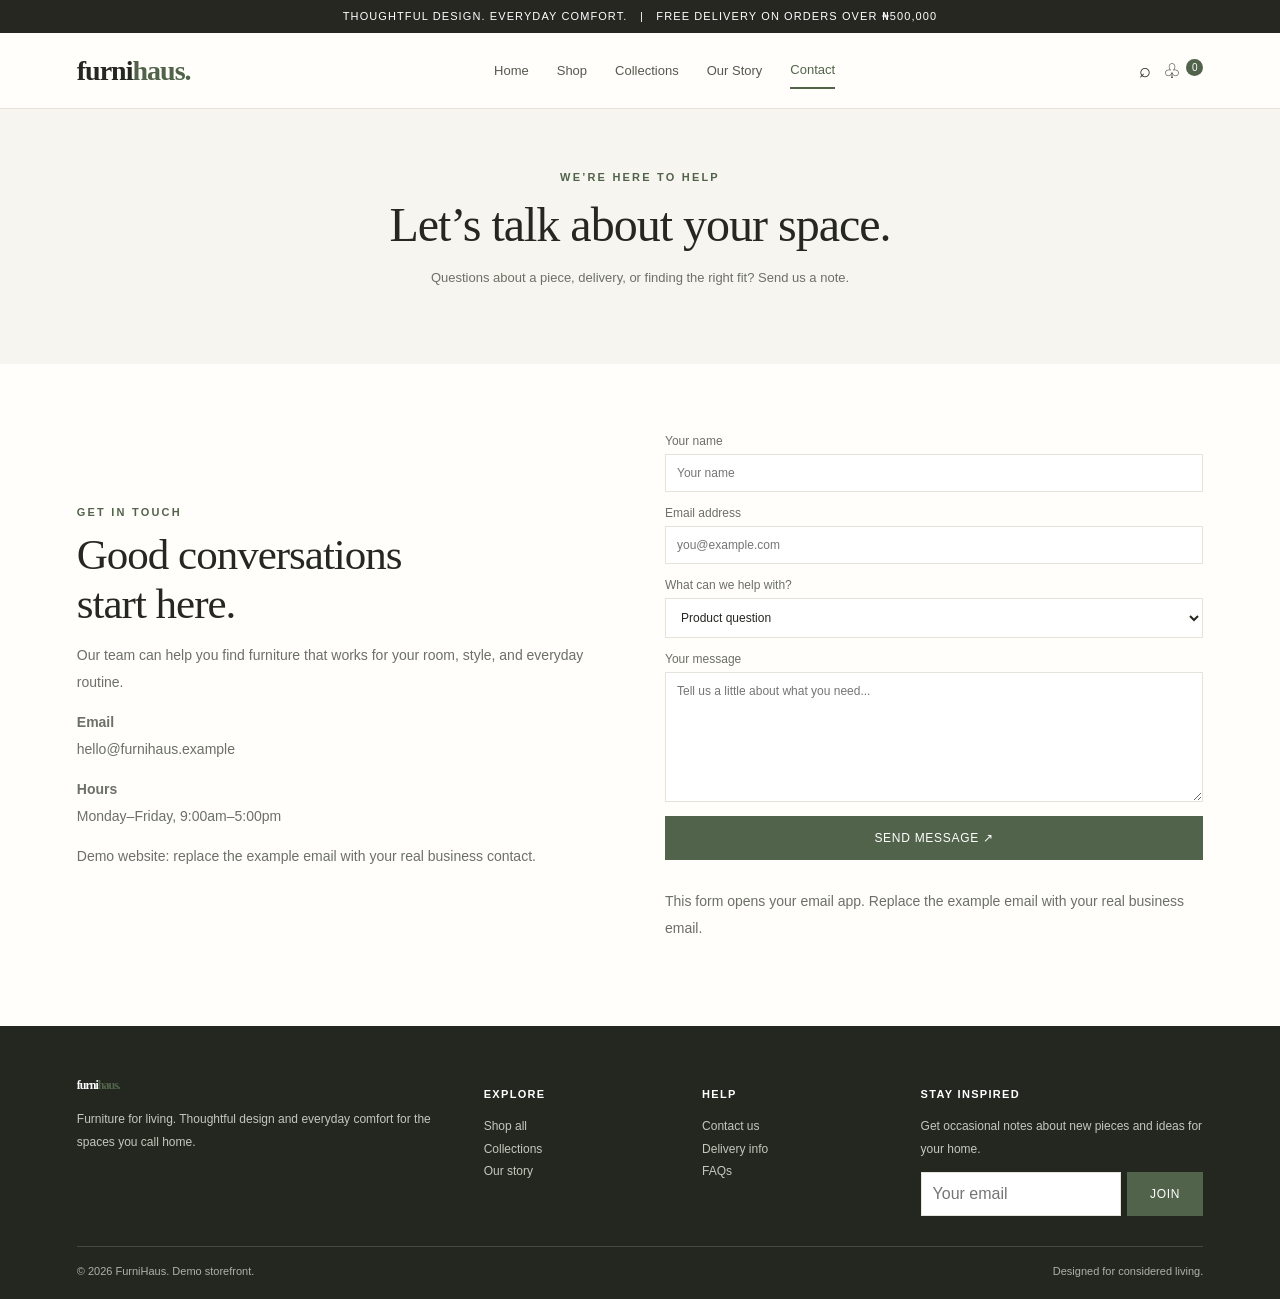
<file: contact.html>
<!DOCTYPE html>
<html lang="en"><head><meta charset="UTF-8"><meta name="viewport" content="width=device-width, initial-scale=1.0"><title>Contact | FurniHaus</title><link rel="stylesheet" href="style.css"></head><body>
<div class="announcement">THOUGHTFUL DESIGN. EVERYDAY COMFORT. &nbsp; | &nbsp; FREE DELIVERY ON ORDERS OVER ₦500,000</div>
<header class="nav">
  <a class="logo" href="index.html">furni<span>haus.</span></a>
  <nav class="navlinks">
    <a href="index.html" >Home</a>
    <a href="shop.html" >Shop</a>
    <a href="collections.html" >Collections</a>
    <a href="about.html" >Our Story</a>
    <a href="contact.html" class="active">Contact</a>
  </nav>
  <div class="nav-actions"><a class="iconbtn" href="shop.html" aria-label="Shop">⌕</a><a class="iconbtn" href="shop.html#products" aria-label="Shopping bag">♧ <span class="cart-count" id="cartCount">0</span></a></div>
</header>
<main>
<section class="page-banner"><div class="eyebrow">We’re here to help</div><h1 class="page-title">Let’s talk about your space.</h1><p>Questions about a piece, delivery, or finding the right fit? Send us a note.</p></section><section class="section"><div class="contact-grid"><div><div class="eyebrow">Get in touch</div><h2 class="page-title">Good conversations<br>start here.</h2><p>Our team can help you find furniture that works for your room, style, and everyday routine.</p><p><strong>Email</strong><br>hello@furnihaus.example</p><p><strong>Hours</strong><br>Monday–Friday, 9:00am–5:00pm</p><p class="muted">Demo website: replace the example email with your real business contact.</p></div><form class="contact-form" action="mailto:hello@furnihaus.example" method="post" enctype="text/plain"><label>Your name<input name="name" placeholder="Your name" required></label><label>Email address<input type="email" name="email" placeholder="you@example.com" required></label><label>What can we help with?<select><option>Product question</option><option>Delivery and orders</option><option>Styling advice</option><option>Something else</option></select></label><label>Your message<textarea placeholder="Tell us a little about what you need..." required></textarea></label><button class="btn" type="submit">SEND MESSAGE ↗</button><p class="muted">This form opens your email app. Replace the example email with your real business email.</p></form></div></section>
</main>
<footer class="footer"><div class="footer-grid">
<div><a class="logo" href="index.html">furni<span>haus.</span></a><p>Furniture for living. Thoughtful design and everyday comfort for the spaces you call home.</p></div>
<div><h4>Explore</h4><p><a href="shop.html">Shop all</a><br><a href="collections.html">Collections</a><br><a href="about.html">Our story</a></p></div>
<div><h4>Help</h4><p><a href="contact.html">Contact us</a><br><a href="contact.html">Delivery info</a><br><a href="contact.html">FAQs</a></p></div>
<div><h4>Stay inspired</h4><p>Get occasional notes about new pieces and ideas for your home.</p><form class="newsletter" ><input type="email" placeholder="Your email" required><button class="btn" type="submit">JOIN</button></form></div>
</div><div class="footer-bottom"><span>© 2026 FurniHaus. Demo storefront.</span><span>Designed for considered living.</span></div></footer>

</body></html>
</file>
<file: style.css>
/* FurniHaus — shared stylesheet */
:root{--ink:#252720;--muted:#6c7067;--cream:#f7f5ef;--paper:#fffefa;--green:#52634b;--line:#e5e3da;--sand:#e9e1d2}
*{box-sizing:border-box}html{scroll-behavior:smooth}body{margin:0;font-family:Arial,Helvetica,sans-serif;background:var(--paper);color:var(--ink)}a{color:inherit;text-decoration:none}button{cursor:pointer;font:inherit}.announcement{background:var(--ink);color:white;text-align:center;padding:10px;font-size:11px;letter-spacing:.1em}.nav{min-height:76px;display:flex;align-items:center;justify-content:space-between;padding:0 6%;border-bottom:1px solid var(--line);background:var(--paper)}.logo{font-family:Georgia,serif;font-size:28px;letter-spacing:-1px;font-weight:bold}.logo span{color:var(--green)}.navlinks{display:flex;align-items:center;gap:28px}.navlinks a{font-size:13px;color:#55594f;padding:10px 0}.navlinks a:hover,.navlinks a.active{color:var(--green);border-bottom:2px solid var(--green)}.nav-actions{display:flex;align-items:center;gap:12px}.iconbtn{background:none;border:0;font-size:20px}.btn{display:inline-block;background:var(--green);border:1px solid var(--green);color:#fff;padding:14px 22px;font-size:12px;letter-spacing:.06em;transition:.2s}.btn:hover{background:#394634}.btn-outline{background:transparent;color:var(--ink);border-color:#aaa}.page-banner{background:var(--cream);padding:62px 6%;text-align:center}.eyebrow{font-size:11px;text-transform:uppercase;letter-spacing:.2em;color:var(--green);font-weight:bold}.page-title{font:400 clamp(34px,4vw,48px) Georgia,serif;letter-spacing:-1px;margin:14px 0}.page-banner p,.muted{color:var(--muted);font-size:13px;line-height:1.8}.section{padding:70px 6%}.section-head{display:flex;justify-content:space-between;align-items:end;gap:20px;margin-bottom:28px}.section h2{font:400 clamp(30px,4vw,43px) Georgia,serif;letter-spacing:-1px;margin:12px 0}.section-head p{font-size:13px;color:var(--muted);line-height:1.7}.textlink{font-size:12px;color:var(--green);border-bottom:1px solid var(--green);padding-bottom:5px}.hero{display:grid;grid-template-columns:1fr 1fr;background:var(--cream);min-height:520px}.hero-copy{padding:75px 10% 75px 13%;display:flex;flex-direction:column;align-items:flex-start;justify-content:center}.hero h1{font:400 clamp(44px,5.5vw,70px)/1.02 Georgia,serif;letter-spacing:-2px;margin:20px 0}.hero p{font-size:14px;line-height:1.8;color:var(--muted);max-width:390px}.hero-image{background:#ddd url('https://images.unsplash.com/photo-1600210492486-724fe5c67fb0?auto=format&fit=crop&w=1400&q=85') center/cover no-repeat;min-height:400px}.category-grid{display:grid;grid-template-columns:repeat(3,1fr);gap:18px}.category{position:relative;height:280px;overflow:hidden;background:var(--sand)}.category img{width:100%;height:100%;object-fit:cover;transition:.35s}.category:hover img{transform:scale(1.04)}.category span{position:absolute;bottom:15px;left:15px;background:var(--paper);padding:13px 16px;font:20px Georgia,serif}.products{display:grid;grid-template-columns:repeat(4,minmax(0,1fr));gap:22px}.product-card{min-width:0}.product-image{height:245px;position:relative;background:var(--cream);overflow:hidden}.product-image img{width:100%;height:100%;object-fit:cover;transition:.3s}.product-card:hover .product-image img{transform:scale(1.04)}.tag{position:absolute;left:10px;top:10px;background:white;padding:6px 9px;font-size:10px;text-transform:uppercase}.product-info{display:flex;justify-content:space-between;gap:8px;margin-top:13px;font-size:13px}.product-info strong{font-weight:500}.price{color:var(--green);white-space:nowrap}.product-category{font-size:11px;color:var(--muted);margin-top:6px}.add-btn{width:100%;margin-top:10px;padding:11px;border:1px solid var(--green);background:transparent;color:var(--green);font-size:11px;letter-spacing:.06em}.add-btn:hover{background:var(--green);color:white}.banner{margin:0 6% 65px;padding:45px 7%;background:#e9e5dc;display:flex;align-items:center;justify-content:space-between;gap:25px}.banner h2{font:400 33px Georgia,serif;margin:10px 0}.banner p{font-size:13px;color:var(--muted);line-height:1.7;max-width:430px}.footer{background:#242720;color:white;padding:48px 6% 22px}.footer-grid{display:grid;grid-template-columns:2fr 1fr 1fr 1.5fr;gap:30px}.footer p,.footer a{font-size:12px;color:#c4c7bd;line-height:1.9}.footer h4{font-size:11px;letter-spacing:.12em;text-transform:uppercase}.footer .logo{color:white}.footer-bottom{border-top:1px solid #45483f;margin-top:30px;padding-top:18px;display:flex;justify-content:space-between;color:#aeb1a7;font-size:11px}.shop-layout{display:grid;grid-template-columns:170px 1fr;gap:32px}.filters h3{font-size:12px;text-transform:uppercase;letter-spacing:.1em}.filter-btn{display:block;width:100%;text-align:left;background:none;border:0;padding:10px 0;color:var(--muted);font-size:13px}.filter-btn.active,.filter-btn:hover{color:var(--green);font-weight:bold}.shop-tools{display:flex;align-items:center;justify-content:space-between;margin-bottom:20px;color:var(--muted);font-size:12px}.shop-tools select,select,input,textarea{font:inherit;padding:11px;border:1px solid var(--line);background:white;color:var(--ink)}.shop-products{grid-template-columns:repeat(3,minmax(0,1fr))}.collection-grid{display:grid;grid-template-columns:repeat(2,1fr);gap:22px}.collection-card{background:var(--cream)}.collection-card img{width:100%;height:300px;object-fit:cover;display:block}.collection-copy{padding:22px}.collection-copy h2{font:400 27px Georgia,serif;margin:10px 0}.collection-copy p{font-size:13px;line-height:1.8;color:var(--muted)}.about-grid,.contact-grid{display:grid;grid-template-columns:1fr 1fr;gap:50px;align-items:center}.about-grid img{width:100%;height:430px;object-fit:cover}.about-grid p,.contact-grid p{font-size:14px;color:var(--muted);line-height:1.9}.values{display:grid;grid-template-columns:repeat(3,1fr);gap:25px;margin-top:38px}.value{border-top:1px solid var(--line);padding-top:17px}.value h3{font:400 22px Georgia,serif}.value p{font-size:12px;line-height:1.8;color:var(--muted)}.contact-form{display:grid;gap:14px}.contact-form label{font-size:12px;color:var(--muted)}.contact-form input,.contact-form textarea,.contact-form select{display:block;width:100%;margin-top:6px}.contact-form textarea{min-height:130px;resize:vertical}.cart-count{display:inline-grid;place-items:center;background:var(--green);color:white;border-radius:50%;font-size:10px;width:17px;height:17px;vertical-align:top}.notice{padding:12px;background:var(--cream);color:var(--green);font-size:12px;margin-top:12px}.newsletter{display:flex;gap:6px}.newsletter input{min-width:0;width:100%}
@media(max-width:850px){.nav{padding:0 4%}.navlinks{gap:13px}.hero-copy{padding:55px 8%}.products{grid-template-columns:repeat(2,minmax(0,1fr))}.product-image{height:240px}.shop-layout{grid-template-columns:140px 1fr}.shop-products{grid-template-columns:repeat(2,minmax(0,1fr))}.footer-grid{grid-template-columns:1fr 1fr}.category{height:220px}}
@media(max-width:600px){.nav{padding:15px 5%;align-items:flex-start;gap:12px;flex-wrap:wrap}.navlinks{order:3;width:100%;justify-content:space-between;gap:8px;flex-wrap:wrap}.navlinks a{font-size:12px}.logo{font-size:25px}.nav-actions{margin-left:auto}.hero{grid-template-columns:1fr}.hero-image{grid-row:1;min-height:270px}.hero-copy{padding:48px 7%}.hero h1{font-size:49px}.section{padding:48px 6%}.section-head{align-items:flex-start;flex-direction:column}.category-grid{grid-template-columns:1fr 1fr;gap:10px}.category{height:180px}.category span{font-size:16px;left:8px;bottom:8px;padding:10px}.products{gap:18px 12px}.product-image{height:185px}.product-info{flex-direction:column;gap:5px;font-size:12px}.banner{margin-bottom:45px;padding:30px 22px;align-items:flex-start;flex-direction:column}.banner h2{font-size:29px}.shop-layout{grid-template-columns:1fr;gap:20px}.filters{display:flex;overflow:auto;gap:8px}.filters h3{display:none}.filter-btn{white-space:nowrap;width:auto;border:1px solid var(--line);padding:9px 12px}.shop-tools select{max-width:150px}.collection-grid,.about-grid,.contact-grid{grid-template-columns:1fr;gap:25px}.collection-card img{height:240px}.about-grid img{height:300px}.values{grid-template-columns:1fr;gap:8px}.page-banner{padding:45px 6%}.footer-grid{grid-template-columns:1fr 1fr;gap:22px}.footer-grid>div:first-child,.footer-grid>div:last-child{grid-column:1/-1}.footer-bottom{flex-direction:column;gap:8px}}
</file>
